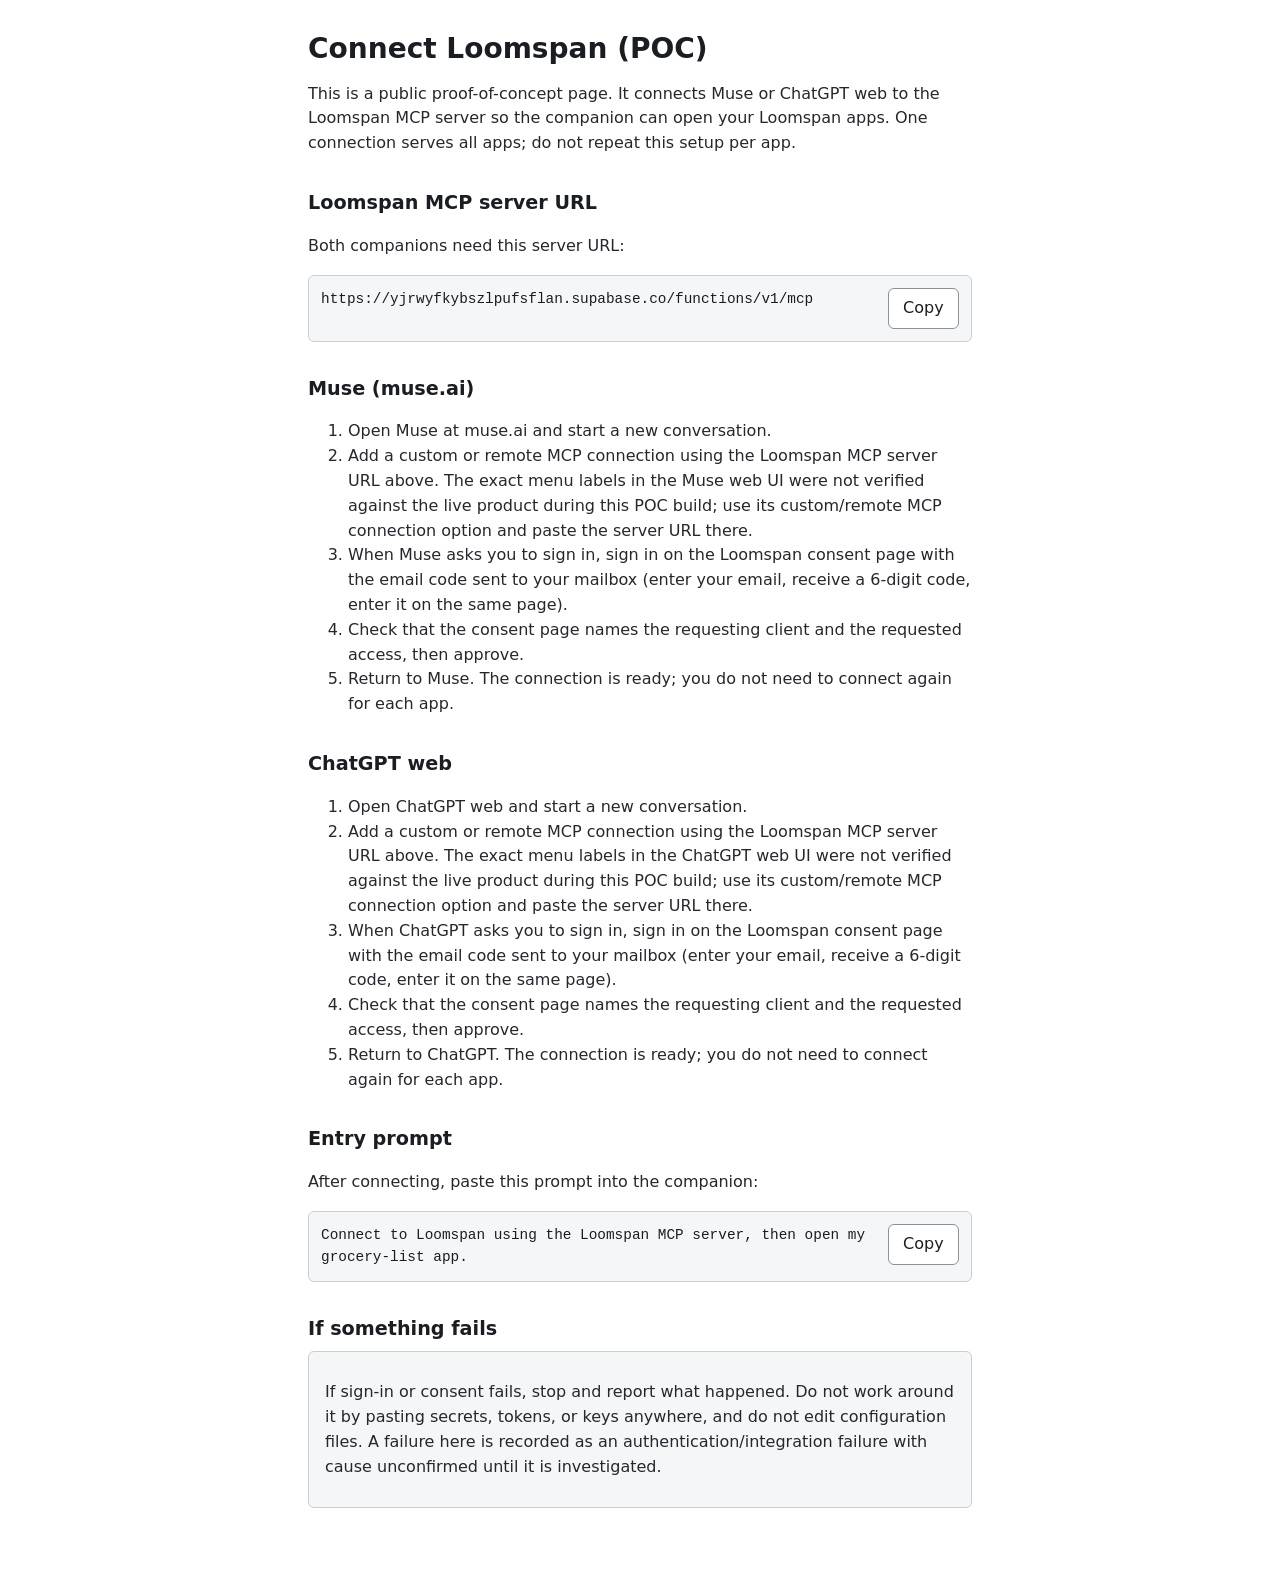
<file: poc/web/index.html>
<!DOCTYPE html>
<html lang="en">
<head>
<meta charset="utf-8">
<meta name="viewport" content="width=device-width, initial-scale=1">
<title>Connect Loomspan (POC)</title>
<link rel="stylesheet" href="assets/poc.css">
</head>
<body>
<main>
  <h1>Connect Loomspan (POC)</h1>
  <p>This is a public proof-of-concept page. It connects Muse or ChatGPT web to the Loomspan MCP server so the companion can open your Loomspan apps. One connection serves all apps; do not repeat this setup per app.</p>

  <h2>Loomspan MCP server URL</h2>
  <p>Both companions need this server URL:</p>
  <div class="copy-block">
    <pre id="server-url">https://yjrwyfkybszlpufsflan.supabase.co/functions/v1/mcp</pre>
    <button type="button" data-copy-target="server-url">Copy</button>
  </div>

  <h2>Muse (muse.ai)</h2>
  <ol>
    <li>Open Muse at muse.ai and start a new conversation.</li>
    <li>Add a custom or remote MCP connection using the Loomspan MCP server URL above. The exact menu labels in the Muse web UI were not verified against the live product during this POC build; use its custom/remote MCP connection option and paste the server URL there.</li>
    <li>When Muse asks you to sign in, sign in on the Loomspan consent page with the email code sent to your mailbox (enter your email, receive a 6-digit code, enter it on the same page).</li>
    <li>Check that the consent page names the requesting client and the requested access, then approve.</li>
    <li>Return to Muse. The connection is ready; you do not need to connect again for each app.</li>
  </ol>

  <h2>ChatGPT web</h2>
  <ol>
    <li>Open ChatGPT web and start a new conversation.</li>
    <li>Add a custom or remote MCP connection using the Loomspan MCP server URL above. The exact menu labels in the ChatGPT web UI were not verified against the live product during this POC build; use its custom/remote MCP connection option and paste the server URL there.</li>
    <li>When ChatGPT asks you to sign in, sign in on the Loomspan consent page with the email code sent to your mailbox (enter your email, receive a 6-digit code, enter it on the same page).</li>
    <li>Check that the consent page names the requesting client and the requested access, then approve.</li>
    <li>Return to ChatGPT. The connection is ready; you do not need to connect again for each app.</li>
  </ol>

  <h2>Entry prompt</h2>
  <p>After connecting, paste this prompt into the companion:</p>
  <div class="copy-block">
    <pre id="entry-prompt">Connect to Loomspan using the Loomspan MCP server, then open my grocery-list app.</pre>
    <button type="button" data-copy-target="entry-prompt">Copy</button>
  </div>

  <h2>If something fails</h2>
  <div class="note">
    <p>If sign-in or consent fails, stop and report what happened. Do not work around it by pasting secrets, tokens, or keys anywhere, and do not edit configuration files. A failure here is recorded as an authentication/integration failure with cause unconfirmed until it is investigated.</p>
  </div>
</main>
<script src="assets/onboarding.js"></script>
</body>
</html>
</file>
<file: poc/web/assets/poc.css>
:root { color-scheme: light; }
* { box-sizing: border-box; }
body {
  margin: 0; background: #ffffff; color: #1a1d21;
  font-family: system-ui, -apple-system, "Segoe UI", sans-serif;
  font-size: 16px; line-height: 1.55;
}
main { max-width: 44rem; margin: 0 auto; padding: 2rem 1.25rem 4rem; }
h1 { font-size: 1.75rem; line-height: 1.2; margin: 0 0 0.75rem; font-weight: 700; }
h2 { font-size: 1.2rem; margin: 2rem 0 0.5rem; font-weight: 650; }
p, li { color: #24282e; }
a { color: #0b5cad; }
code { font-family: ui-monospace, "Cascadia Mono", Consolas, monospace; font-size: 0.92em; }
.copy-block {
  display: flex; gap: 0.5rem; align-items: flex-start;
  border: 1px solid #c9ced6; border-radius: 6px; padding: 0.75rem; background: #f4f6f8;
}
.copy-block pre { margin: 0; flex: 1; white-space: pre-wrap; word-break: break-word; font-family: ui-monospace, "Cascadia Mono", Consolas, monospace; font-size: 0.9rem; }
button {
  font: inherit; cursor: pointer; border: 1px solid #8a919c; border-radius: 6px;
  background: #ffffff; color: #1a1d21; padding: 0.45rem 0.9rem;
}
button.primary { background: #14663a; border-color: #14663a; color: #ffffff; font-weight: 600; }
button.danger { background: #8f1d1d; border-color: #8f1d1d; color: #ffffff; font-weight: 600; }
button:disabled { opacity: 0.55; cursor: not-allowed; }
button:focus-visible, input:focus-visible, a:focus-visible { outline: 3px solid #0b5cad; outline-offset: 2px; }
label { display: block; font-weight: 600; margin: 0.75rem 0 0.25rem; }
input { font: inherit; width: 100%; padding: 0.5rem; border: 1px solid #8a919c; border-radius: 6px; }
.alert { border: 1px solid #8f1d1d; border-radius: 6px; padding: 0.75rem 1rem; background: #fdf0f0; color: #6d1414; }
.note { border: 1px solid #c9ced6; border-radius: 6px; padding: 0.75rem 1rem; background: #f4f6f8; }
[hidden] { display: none !important; }
.actions { display: flex; gap: 0.75rem; margin-top: 1.25rem; flex-wrap: wrap; }
@media (prefers-reduced-motion: reduce) {
  * { transition: none !important; animation: none !important; }
}
</file>
